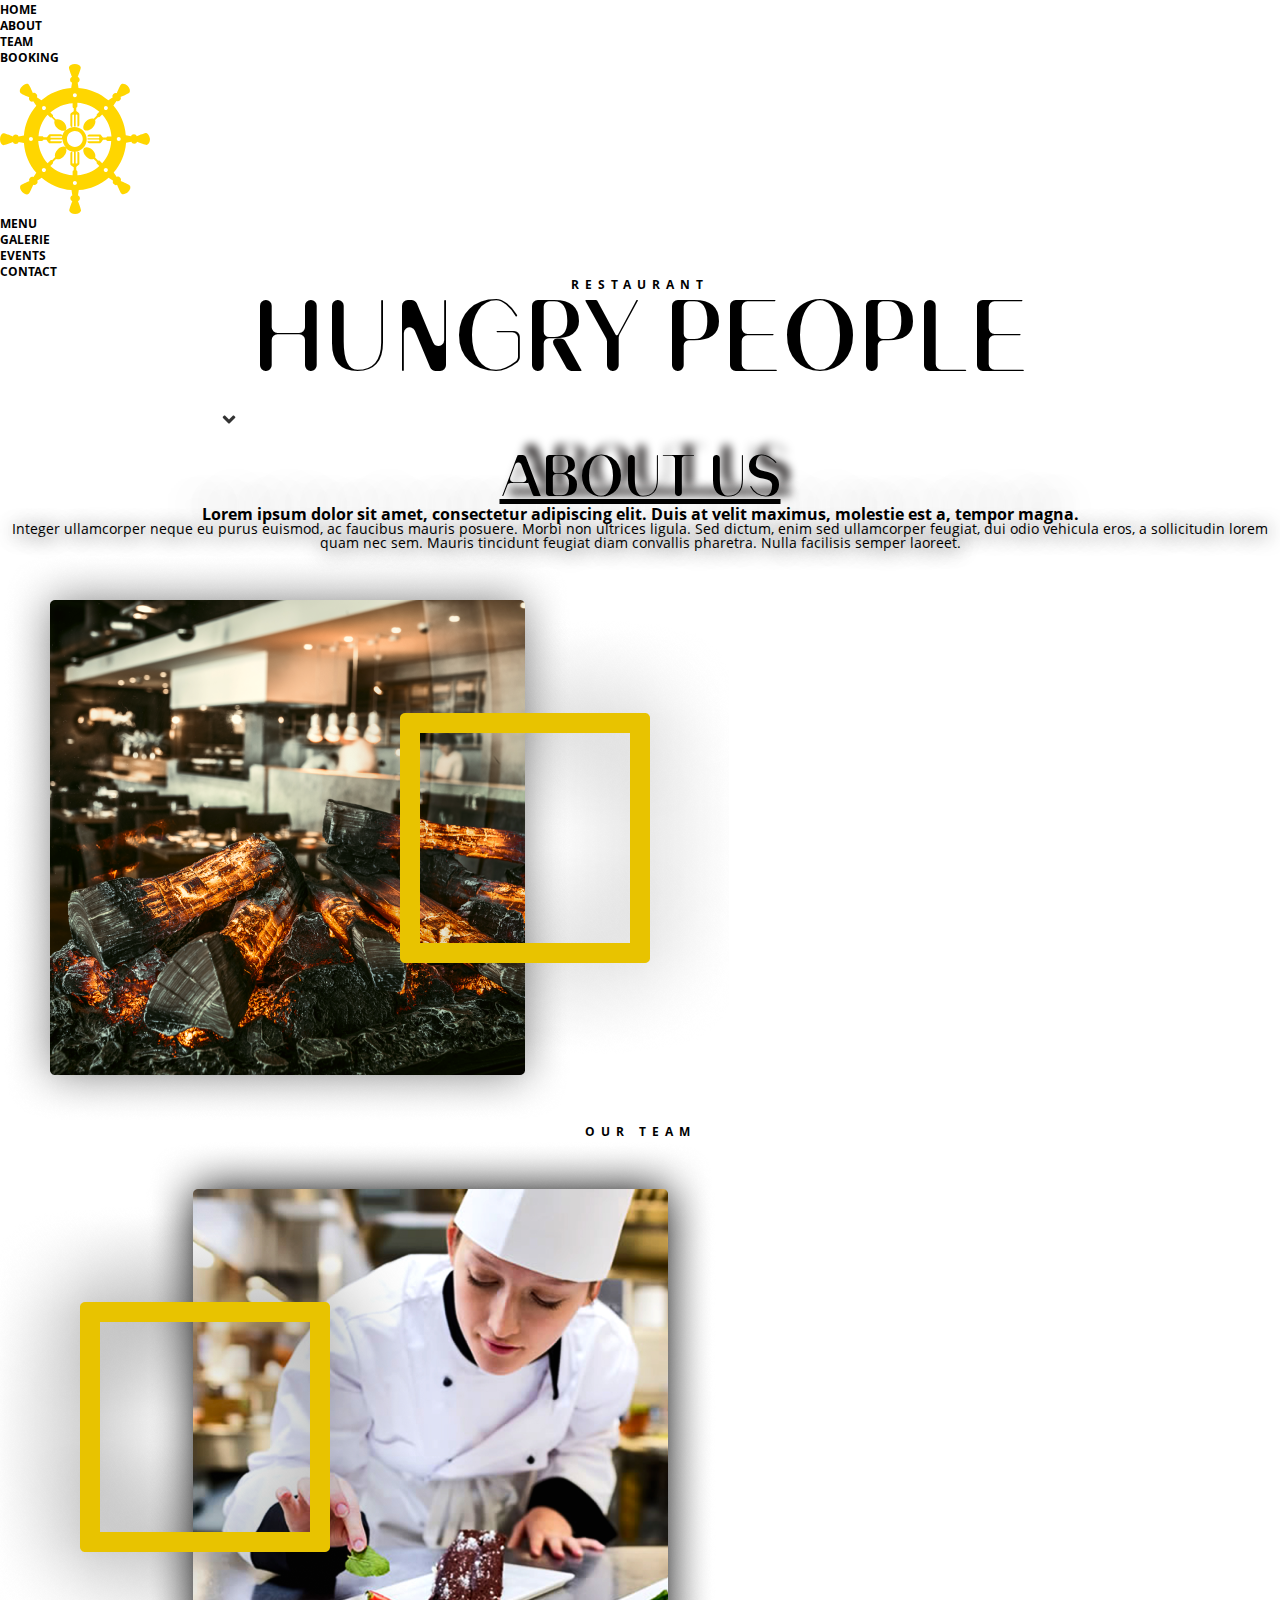
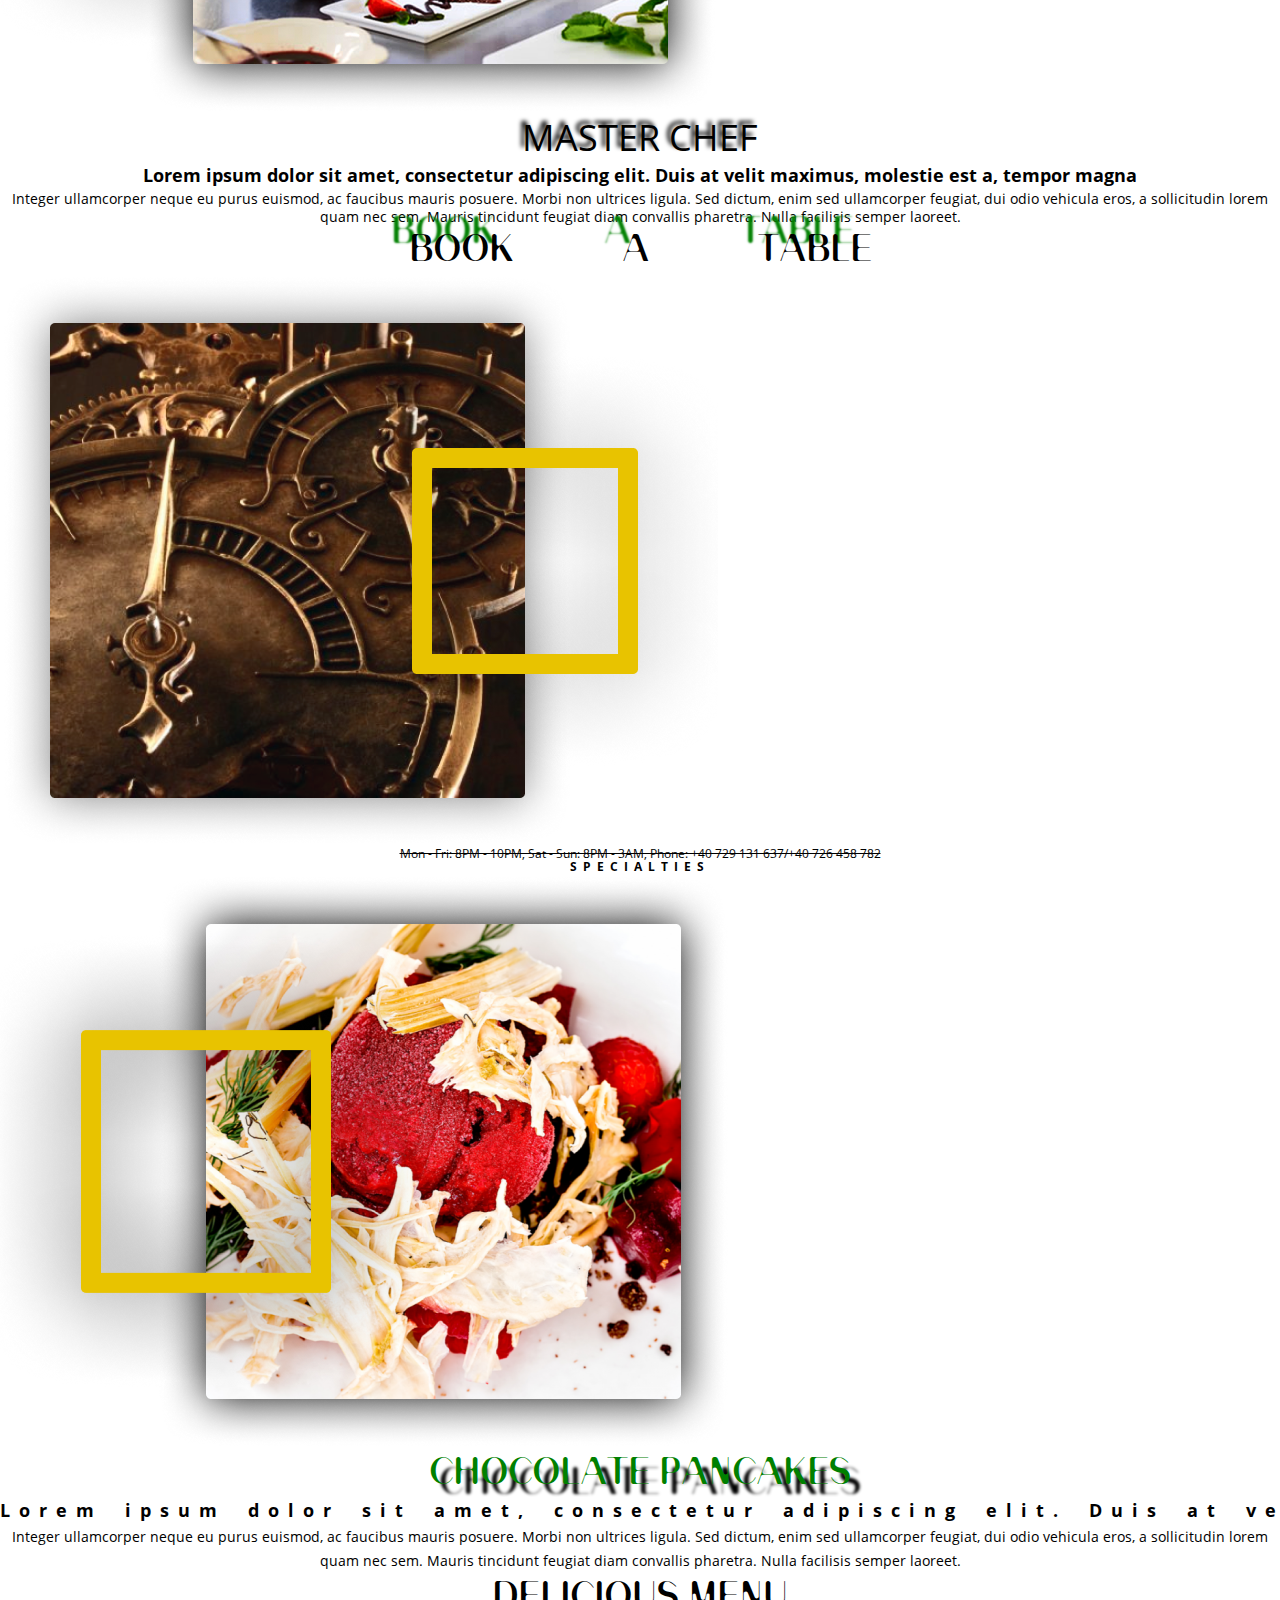
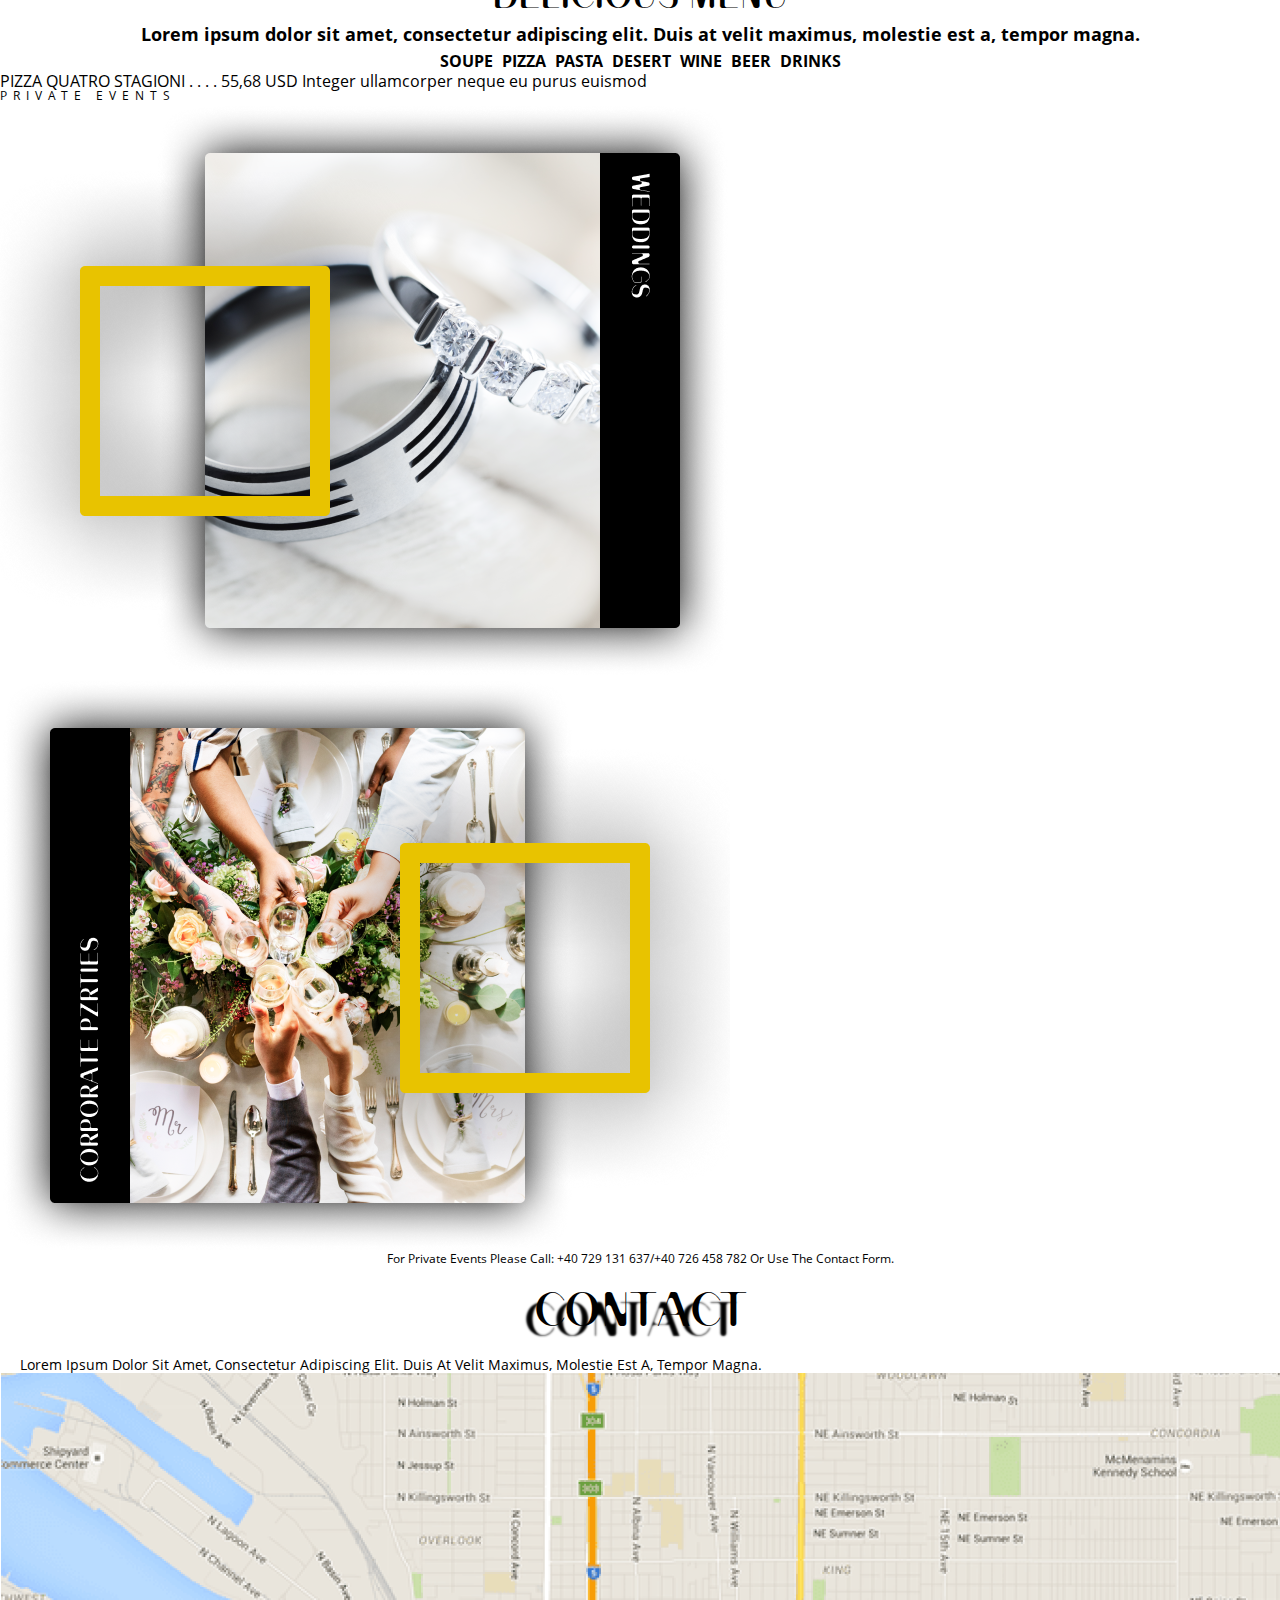
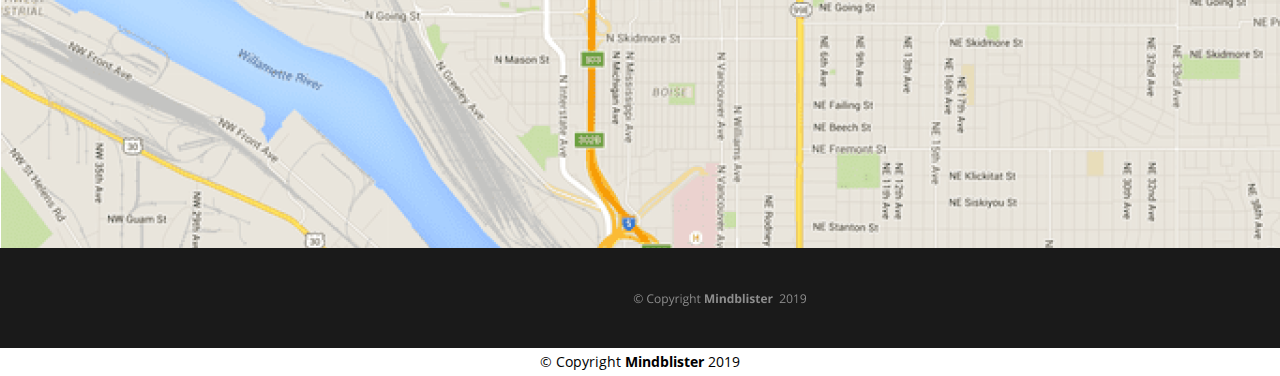
<file: index.html>
<!DOCTYPE html>
<html lang="en">
<head>
   <meta charset="UTF-8">
   <meta name="viewport" content="width=device-width, initial-scale=1.0">
   <link rel="stylesheet" href="css/style.css">
   <title>lesson4_homework</title>
</head>
<body>
   <header class="header">
      <nav class="nav">
         <ul>
            <li><a href="#">HOME</a></li>
            <li><a href="#">ABOUT</a></li>
            <li><a href="#">TEAM</a></li>
            <li><a href="#">BOOKING</a></li>
            <li><img src="img/Vector.svg" alt="wheel"></li>
            <li><a href="#">MENU</a></li>
            <li><a href="#">GALERIE</a></li>
            <li><a href="#">EVENTS</a></li>
            <li><a href="#">CONTACT</a></li>
         </ul>
      </nav>
   </header>
   <main class="main">
      <div class="first">
         <div class="restaurant">RESTAURANT</div>
         <h1 class="hungry">HUNGRY PEOPLE</h1>
         <img src="img/facebook.png" alt="fb">
         <img src="img/instagram.png" alt="inst">
         <img src="img/twitter.png" alt="twit">
         <img src="img/down-btn.png" alt="button">
         <h2 class="aboutus">about us</h2>
      </div>
      <div class="second">
         <div class="lorem">Lorem ipsum dolor sit amet, consectetur adipiscing elit. Duis at velit maximus, molestie est a, tempor magna.</div>
         <p class="text">Integer ullamcorper neque eu purus euismod, ac faucibus mauris posuere. Morbi non ultrices ligula. Sed dictum, enim sed ullamcorper feugiat, dui odio vehicula eros, a sollicitudin lorem quam nec sem. Mauris tincidunt feugiat diam convallis pharetra. Nulla facilisis semper laoreet.</p>
         <img src="img/Group.png" alt="kamin">
      </div>
      <div class="third">
         <h2 class="third__team">
            OUR TEAM
         </h2>
         <img src="img/Group-2.png" alt="Group-2">
         <h2 class="third__team__title">
            MASTER CHEF
         </h2>
         <div class="third__team__lorem">
            Lorem ipsum dolor sit amet, consectetur adipiscing elit. Duis at velit maximus, molestie est a, tempor magna
         </div>
         <p class="third__team__text">
            Integer ullamcorper neque eu purus euismod, ac faucibus mauris posuere. Morbi non ultrices ligula. Sed dictum, enim sed ullamcorper feugiat, dui odio vehicula eros, a sollicitudin lorem quam nec sem. Mauris tincidunt feugiat diam convallis pharetra. Nulla facilisis semper laoreet.
         </p>
      </div>
      <div class="fourth">
         <div class="fourth__title">book a table</div>
         <img src="img/clock.png" alt="clock">
         <div class="fourth__footer">Mon - Fri: 8PM - 10PM, Sat - Sun: 8PM - 3AM, Phone: +40 729 131 637/+40 726 458 782</div>
      </div>
      <div class="five">
         <div class="five__title">
            specialties
         </div>
         <img src="img/Group-3.png" alt="meat">
         <h2 class="five__title__3">
            chocolate pancakes
         </h2>
         <div class="five__text">
            <span class="five__lorem">  Lorem ipsum dolor sit amet, consectetur adipiscing elit. Duis at velit maximus, molestie est a, tempor magna.
            </span>
            <div class="five__text__integer">
            Integer ullamcorper neque eu purus euismod, ac faucibus mauris posuere. Morbi non ultrices ligula. Sed dictum, enim sed ullamcorper feugiat, dui odio vehicula eros, a sollicitudin lorem quam nec sem. Mauris tincidunt feugiat diam convallis pharetra. Nulla facilisis semper laoreet.
            </div>
         </div>
      </div>
      <div class="six">
         <div class="six__title">
            DELICIOUS MENU
         </div>
         <div class="six__lorem">
            Lorem ipsum dolor sit amet, consectetur adipiscing elit. Duis at velit maximus, molestie est a, tempor magna.
         </div>
         <div class="six__title_2">
            SOUPE
            PIZZA
            PASTA
            DESERT
            WINE
            BEER
            DRINKS
         </div>
         <div class="six__menu">
            PIZZA QUATRO STAGIONI . . . . 55,68 USD Integer ullamcorper neque eu purus euismod
         </div>
      </div>
      <div class="seven">
         <div class="seven__title">PRIVATE EVENTS</div>
         <img src="img/Group-4.png" alt="weddings">
         <img src="img/GROUP-5.png" alt="corporate weddings">
         <div class="seven__footer">
            For private events please call: +40 729 131 637/+40 726 458 782 or use the contact form.
         </div>
      </div>
      <div class="eight">
         <h3 class="title">CONTACT</h3>
         <p class="eight__lorem">
            Lorem ipsum dolor sit amet, consectetur adipiscing elit. Duis at velit maximus, molestie est a, tempor magna.
         </p>
         <img src="img/Maps.png" alt="Maps">
      </div>
   </main>
   <footer class="footer">
      © Copyright <span> Mindblister</span> 2019
   </footer>
</body>
</html>
</file>
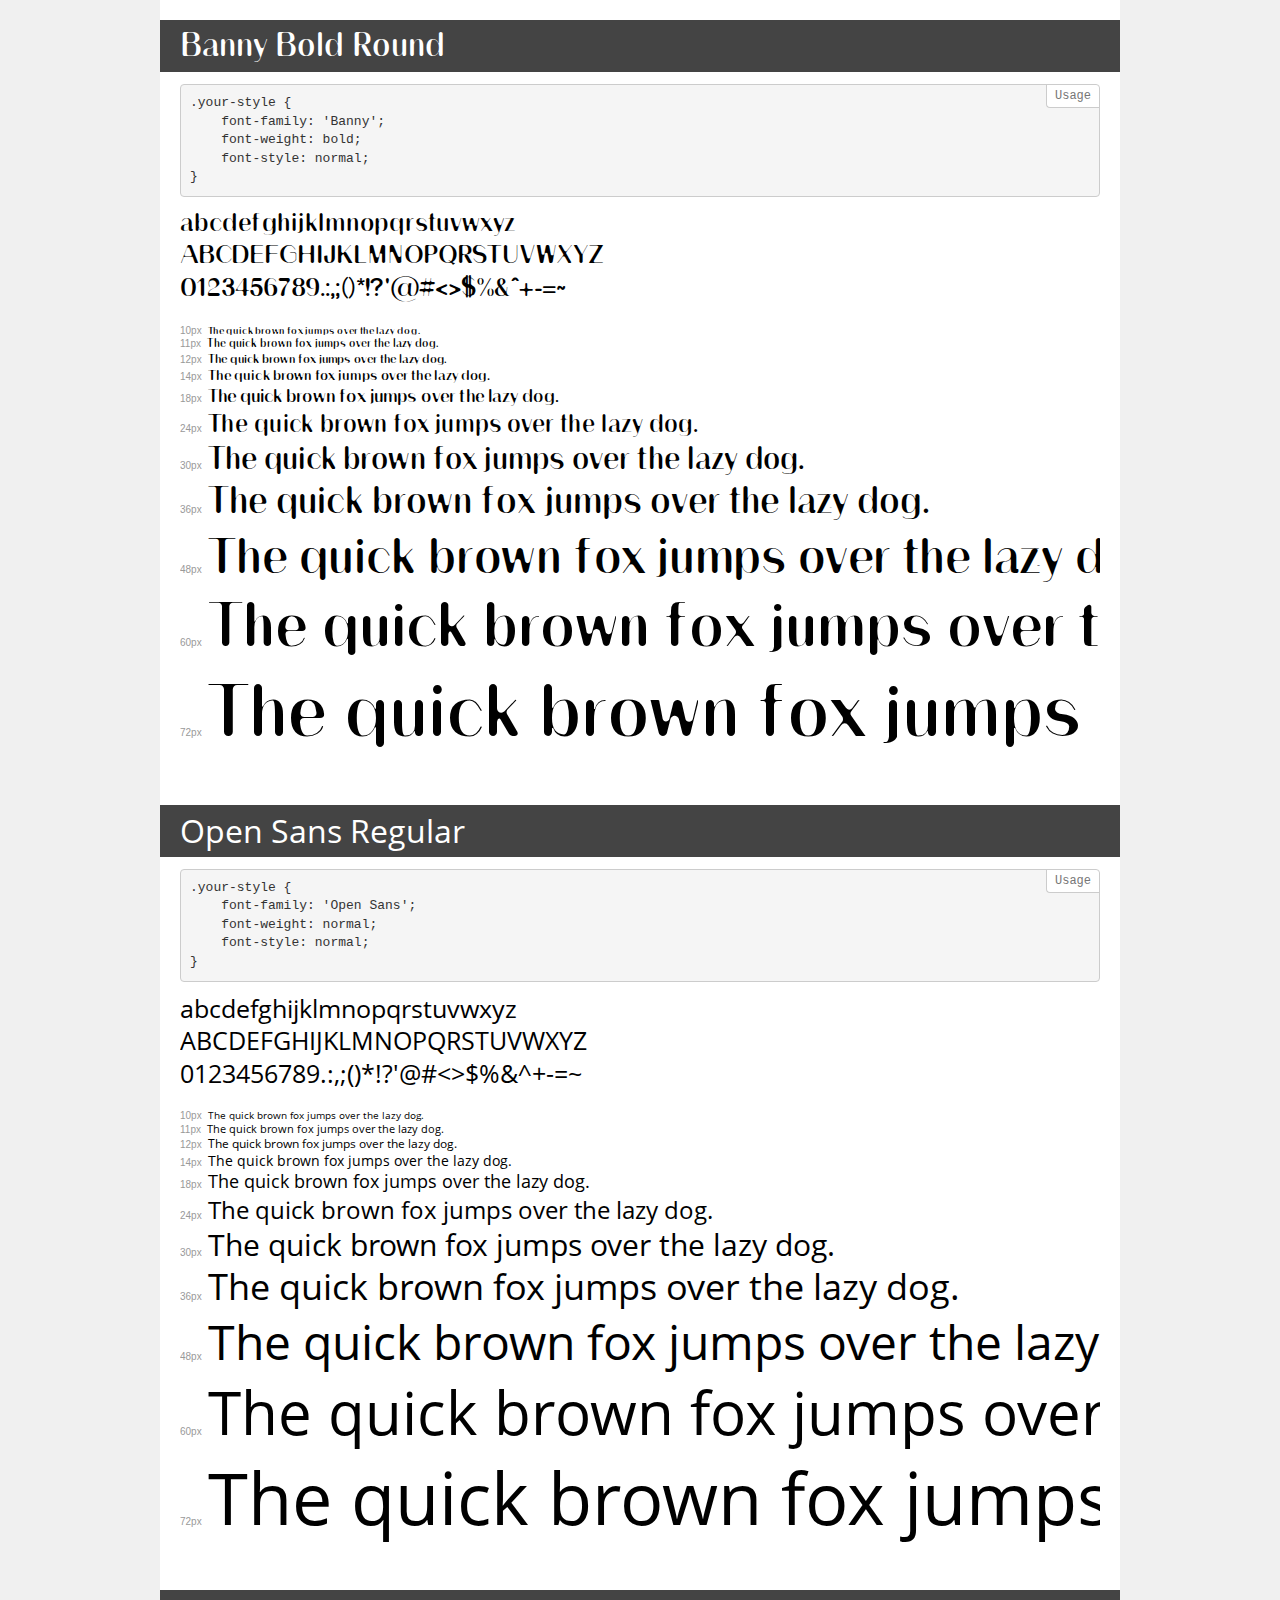
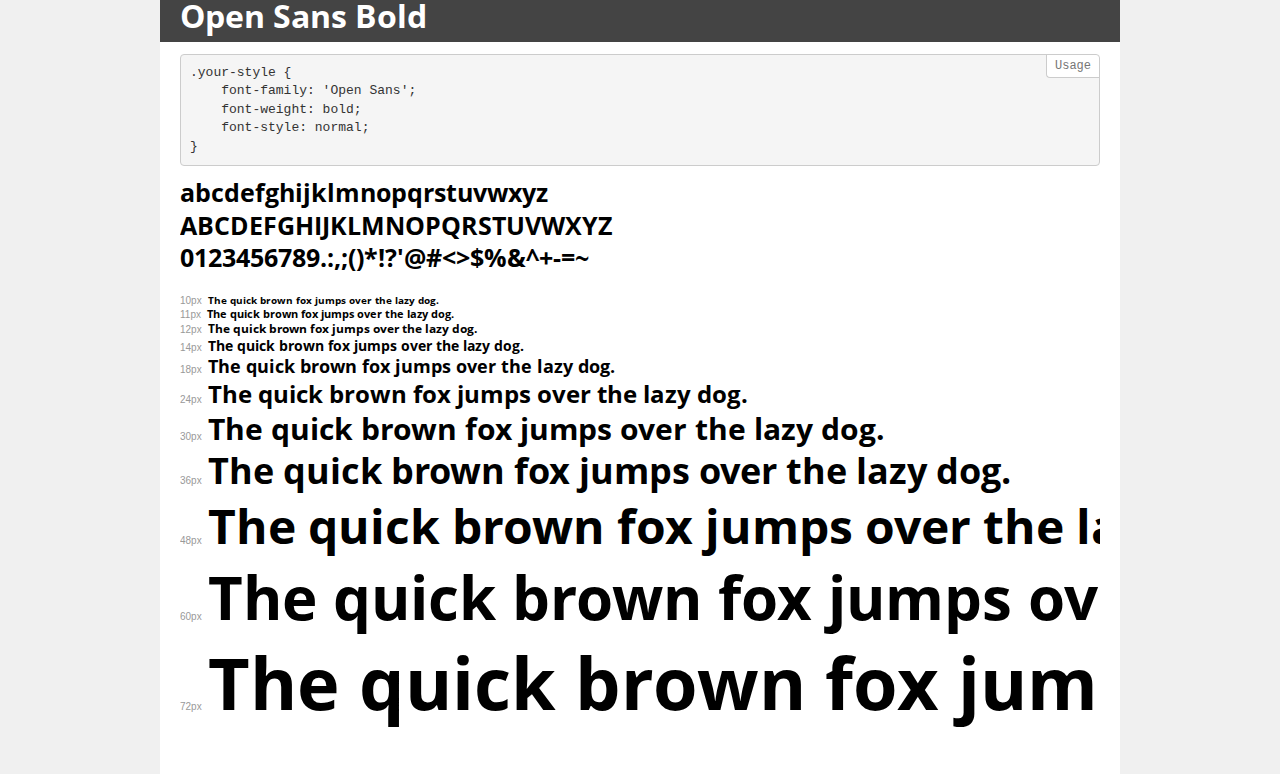
<file: fonts/demo.html>
<!DOCTYPE html>
<html lang="en">
<head>
    <meta charset="utf-8">
    <meta http-equiv="X-UA-Compatible" content="IE=edge">
    <meta name="viewport" content="width=device-width, initial-scale=1">
    <meta name="robots" content="noindex, noarchive">
    <meta name="format-detection" content="telephone=no">
    <title>Transfonter demo</title>
    <link href="stylesheet.css" rel="stylesheet">
    <style>
        /*
        http://meyerweb.com/eric/tools/css/reset/
        v2.0 | 20110126
        License: none (public domain)
        */
        html, body, div, span, applet, object, iframe,
        h1, h2, h3, h4, h5, h6, p, blockquote, pre,
        a, abbr, acronym, address, big, cite, code,
        del, dfn, em, img, ins, kbd, q, s, samp,
        small, strike, strong, sub, sup, tt, var,
        b, u, i, center,
        dl, dt, dd, ol, ul, li,
        fieldset, form, label, legend,
        table, caption, tbody, tfoot, thead, tr, th, td,
        article, aside, canvas, details, embed,
        figure, figcaption, footer, header, hgroup,
        menu, nav, output, ruby, section, summary,
        time, mark, audio, video {
            margin: 0;
            padding: 0;
            border: 0;
            font-size: 100%;
            font: inherit;
            vertical-align: baseline;
        }
        /* HTML5 display-role reset for older browsers */
        article, aside, details, figcaption, figure,
        footer, header, hgroup, menu, nav, section {
            display: block;
        }
        body {
            line-height: 1;
        }
        ol, ul {
            list-style: none;
        }
        blockquote, q {
            quotes: none;
        }
        blockquote:before, blockquote:after,
        q:before, q:after {
            content: '';
            content: none;
        }
        table {
            border-collapse: collapse;
            border-spacing: 0;
        }
        /* demo styles */
        body {
            background: #f0f0f0;
            color: #000;
        }
        .page {
            background: #fff;
            width: 920px;
            margin: 0 auto;
            padding: 20px 20px 0 20px;
            overflow: hidden;
        }
        .font-container {
            overflow-x: auto;
            overflow-y: hidden;
            margin-bottom: 40px;
            line-height: 1.3;
            white-space: nowrap;
            padding-bottom: 5px;
        }
        h1 {
            position: relative;
            background: #444;
            font-size: 32px;
            color: #fff;
            padding: 10px 20px;
            margin: 0 -20px 12px -20px;
        }
        .letters {
            font-size: 25px;
            margin-bottom: 20px;
        }
        .s10:before {
            content: '10px';
        }
        .s11:before {
            content: '11px';
        }
        .s12:before {
            content: '12px';
        }
        .s14:before {
            content: '14px';
        }
        .s18:before {
            content: '18px';
        }
        .s24:before {
            content: '24px';
        }
        .s30:before {
            content: '30px';
        }
        .s36:before {
            content: '36px';
        }
        .s48:before {
            content: '48px';
        }
        .s60:before {
            content: '60px';
        }
        .s72:before {
            content: '72px';
        }
        .s10:before, .s11:before, .s12:before, .s14:before,
        .s18:before, .s24:before, .s30:before, .s36:before,
        .s48:before, .s60:before, .s72:before {
            font-family: Arial, sans-serif;
            font-size: 10px;
            font-weight: normal;
            font-style: normal;
            color: #999;
            padding-right: 6px;
        }
        pre {
            display: block;
            position: relative;
            padding: 9px;
            margin: 0 0 10px;
            font-family: Monaco, Menlo, Consolas, "Courier New", monospace;
            font-size: 13px;
            line-height: 1.428571429;
            color: #333;
            font-weight: normal;
            font-style: normal;
            background-color: #f5f5f5;
            border: 1px solid #ccc;
            overflow-x: auto;
            border-radius: 4px;
        }
        pre:after {
            display: block;
            position: absolute;
            right: 0;
            top: 0;
            content: 'Usage';
            line-height: 1;
            padding: 5px 8px;
            font-size: 12px;
            color: #767676;
            background-color: #fff;
            border: 1px solid #ccc;
            border-right: none;
            border-top: none;
            border-radius: 0 4px 0 4px;
            z-index: 10;
        }
        /* responsive */
        @media (max-width: 959px) {
            .page {
                width: auto;
                margin: 0;
            }
        }
    </style>
</head>
<body>
<div class="page">
    <div class="demo">
        <h1 style="font-family: 'Banny'; font-weight: bold; font-style: normal;">Banny Bold Round</h1>
        <pre>.your-style {
    font-family: 'Banny';
    font-weight: bold;
    font-style: normal;
}</pre>
        <div class="font-container" style="font-family: 'Banny'; font-weight: bold; font-style: normal;">
            <p class="letters">
                abcdefghijklmnopqrstuvwxyz<br>
ABCDEFGHIJKLMNOPQRSTUVWXYZ<br>
                0123456789.:,;()*!?'@#<>$%&^+-=~
            </p>
            <p class="s10" style="font-size: 10px;">The quick brown fox jumps over the lazy dog.</p>
            <p class="s11" style="font-size: 11px;">The quick brown fox jumps over the lazy dog.</p>
            <p class="s12" style="font-size: 12px;">The quick brown fox jumps over the lazy dog.</p>
            <p class="s14" style="font-size: 14px;">The quick brown fox jumps over the lazy dog.</p>
            <p class="s18" style="font-size: 18px;">The quick brown fox jumps over the lazy dog.</p>
            <p class="s24" style="font-size: 24px;">The quick brown fox jumps over the lazy dog.</p>
            <p class="s30" style="font-size: 30px;">The quick brown fox jumps over the lazy dog.</p>
            <p class="s36" style="font-size: 36px;">The quick brown fox jumps over the lazy dog.</p>
            <p class="s48" style="font-size: 48px;">The quick brown fox jumps over the lazy dog.</p>
            <p class="s60" style="font-size: 60px;">The quick brown fox jumps over the lazy dog.</p>
            <p class="s72" style="font-size: 72px;">The quick brown fox jumps over the lazy dog.</p>
        </div>
    </div>
    <div class="demo">
        <h1 style="font-family: 'Open Sans'; font-weight: normal; font-style: normal;">Open Sans Regular</h1>
        <pre>.your-style {
    font-family: 'Open Sans';
    font-weight: normal;
    font-style: normal;
}</pre>
        <div class="font-container" style="font-family: 'Open Sans'; font-weight: normal; font-style: normal;">
            <p class="letters">
                abcdefghijklmnopqrstuvwxyz<br>
ABCDEFGHIJKLMNOPQRSTUVWXYZ<br>
                0123456789.:,;()*!?'@#<>$%&^+-=~
            </p>
            <p class="s10" style="font-size: 10px;">The quick brown fox jumps over the lazy dog.</p>
            <p class="s11" style="font-size: 11px;">The quick brown fox jumps over the lazy dog.</p>
            <p class="s12" style="font-size: 12px;">The quick brown fox jumps over the lazy dog.</p>
            <p class="s14" style="font-size: 14px;">The quick brown fox jumps over the lazy dog.</p>
            <p class="s18" style="font-size: 18px;">The quick brown fox jumps over the lazy dog.</p>
            <p class="s24" style="font-size: 24px;">The quick brown fox jumps over the lazy dog.</p>
            <p class="s30" style="font-size: 30px;">The quick brown fox jumps over the lazy dog.</p>
            <p class="s36" style="font-size: 36px;">The quick brown fox jumps over the lazy dog.</p>
            <p class="s48" style="font-size: 48px;">The quick brown fox jumps over the lazy dog.</p>
            <p class="s60" style="font-size: 60px;">The quick brown fox jumps over the lazy dog.</p>
            <p class="s72" style="font-size: 72px;">The quick brown fox jumps over the lazy dog.</p>
        </div>
    </div>
    <div class="demo">
        <h1 style="font-family: 'Open Sans'; font-weight: bold; font-style: normal;">Open Sans Bold</h1>
        <pre>.your-style {
    font-family: 'Open Sans';
    font-weight: bold;
    font-style: normal;
}</pre>
        <div class="font-container" style="font-family: 'Open Sans'; font-weight: bold; font-style: normal;">
            <p class="letters">
                abcdefghijklmnopqrstuvwxyz<br>
ABCDEFGHIJKLMNOPQRSTUVWXYZ<br>
                0123456789.:,;()*!?'@#<>$%&^+-=~
            </p>
            <p class="s10" style="font-size: 10px;">The quick brown fox jumps over the lazy dog.</p>
            <p class="s11" style="font-size: 11px;">The quick brown fox jumps over the lazy dog.</p>
            <p class="s12" style="font-size: 12px;">The quick brown fox jumps over the lazy dog.</p>
            <p class="s14" style="font-size: 14px;">The quick brown fox jumps over the lazy dog.</p>
            <p class="s18" style="font-size: 18px;">The quick brown fox jumps over the lazy dog.</p>
            <p class="s24" style="font-size: 24px;">The quick brown fox jumps over the lazy dog.</p>
            <p class="s30" style="font-size: 30px;">The quick brown fox jumps over the lazy dog.</p>
            <p class="s36" style="font-size: 36px;">The quick brown fox jumps over the lazy dog.</p>
            <p class="s48" style="font-size: 48px;">The quick brown fox jumps over the lazy dog.</p>
            <p class="s60" style="font-size: 60px;">The quick brown fox jumps over the lazy dog.</p>
            <p class="s72" style="font-size: 72px;">The quick brown fox jumps over the lazy dog.</p>
        </div>
    </div>
</div>
</body>
</html>
</file>
<file: css/style.css>
@font-face {
   font-family: "Banny";
   src: url("../fonts/Banny-BoldRound.woff2") format("woff2"), url("../fonts/Banny-BoldRound.woff") format("woff");
   font-weight: bold;
   font-style: normal;
   font-display: swap;
}

@font-face {
   font-family: "Open Sans";
   src: url("../fonts/OpenSans-Regular.woff2") format("woff2"), url("../fonts/OpenSans-Regular.woff") format("woff");
   font-weight: normal;
   font-style: normal;
   font-display: swap;
}

@font-face {
   font-family: "Open Sans";
   src: url("../fonts/OpenSans-Bold.woff2") format("woff2"), url("../fonts/OpenSans-Bold.woff") format("woff");
   font-weight: bold;
   font-style: normal;
   font-display: swap;
}

/* Обнуляющие стили */
*,
*::before,
*::after {
   margin: 0;
   padding: 0;
   border: 0;
}
li {
   list-style: none;
}
a,
a:visited {
   text-decoration: none;
}
a:hover {
   text-decoration: none;
}
h1,
h2,
h3,
h4,
h5,
h6 {
   font-weight: inherit;
   font-size: inherit;
}
img {
   vertical-align: top;
}
.nav ul li a {
   font-weight: 700;
   font-size: 12px;
   color: black;
   text-transform: uppercase;
}
body {
   font-family: "Open Sans";
   line-height: 1;
}
.restaurant {
   font-weight: 700;
   font-size: 12px;
   line-height: 116%;
   letter-spacing: 6px;
   text-align: center;
}
.hungry {
   font-family: "Banny";
   font-size: 96px;
   text-align: center;
}
.aboutus {
   font-size: 56px;
   font-family: Banny;
   text-transform: uppercase;
   text-shadow: 10px -10px 10px #070303;
   text-decoration: underline;
   text-align: center;
}
.second .lorem {
   text-align: center;
   font-weight: 700;
   text-shadow: -10px -10px 40px rgba(0, 0, 0, 0.404);
}
.second .text {
   text-align: center;
   font-size: 14px;
   font-weight: 400;
   text-shadow: 2px 2px 20px #060703;
}
.third__team {
   line-height: 116%;
   text-align: center;
   font-weight: 700;
   letter-spacing: 6px;
   font-size: 12px;
}
.third__team__title {
   font-size: 36px;
   line-height: 48px;
   text-shadow: -4px -4px 4px #000;
   text-align: center;
}
.third__team__lorem {
   font-weight: 700;
   font-size: 18px;
   text-align: center;
   line-height: 155%;
}
.third__team__text {
   line-height: 128%;
   font-size: 14px;
   font-weight: 400;
   text-align: center;
}
.fourth__title {
   word-spacing: 100px;
   text-transform: uppercase;
   text-align: center;
   font-family: Banny;
   font-size: 36px;
   line-height: 133%;
   text-shadow: -18px -18px 2px green;
}
.fourth__footer {
   font-weight: 400;
   font-size: 12px;
   line-height: 100%;
   text-align: center;
   text-decoration: line-through;
}
.five__title {
   letter-spacing: 6px;
   font-size: 12px;
   line-height: 116%;
   text-align: center;
   text-transform: uppercase;
   font-weight: 700;
}
.five__title__3 {
   font-size: 36px;
   font-family: Banny;
   line-height: 133%;
   text-transform: uppercase;
   font-weight: 700;
   color: green;
   text-align: center;
   text-shadow: 10px 10px 3px #000;
}
.five__lorem {
   font-size: 18px;
   font-weight: 700;
   line-height: 155%;
   word-spacing: 8px;
   letter-spacing: 9px;
   white-space: nowrap;
}
.five__text__integer {
   text-align: center;
   line-height: 171%;
   font-size: 14px;
}
.six__title {
   text-transform: uppercase;
   font-size: 36px;
   line-height: 133%;
   font-family: Banny;
   text-align: center;
}
.six__lorem {
   font-size: 18px;
   font-weight: 700;
   line-height: 155%;
   text-align: center;
}
.six__title_2 {
   word-spacing: 5px;
   text-align: center;
   line-height: 150%;
   font-weight: 700;
}
.seven__title {
   text-transform: uppercase;
   letter-spacing: 6px;
   font-size: 12px;
   line-height: 116%;
}
.seven__footer {
   text-align: center;
   font-size: 12px;
   text-transform: capitalize;
}
.eight .title {
   text-transform: uppercase;
   font-size: 46px;
   font-weight: 700;
   font-family: Banny;
   text-align: center;
   line-height: 200%;
   text-shadow: -10px 10px 2px #000;
}
.eight__lorem {
   text-transform: capitalize;
   font-size: 14px;
   line-height: 113%;
   text-indent: 20px;
}
.footer {
   font-size: 14px;
   line-height: 200%;
   font-weight: 400;
   text-align: center;
}
.footer span {
   font-weight: 700;
}
</file>
<file: fonts/stylesheet.css>
@font-face {
    font-family: 'Banny';
    src: url('Banny-BoldRound.woff2') format('woff2'),
        url('Banny-BoldRound.woff') format('woff');
    font-weight: bold;
    font-style: normal;
    font-display: swap;
}

@font-face {
    font-family: 'Open Sans';
    src: url('OpenSans-Regular.woff2') format('woff2'),
        url('OpenSans-Regular.woff') format('woff');
    font-weight: normal;
    font-style: normal;
    font-display: swap;
}

@font-face {
    font-family: 'Open Sans';
    src: url('OpenSans-Bold.woff2') format('woff2'),
        url('OpenSans-Bold.woff') format('woff');
    font-weight: bold;
    font-style: normal;
    font-display: swap;
}
</file>
